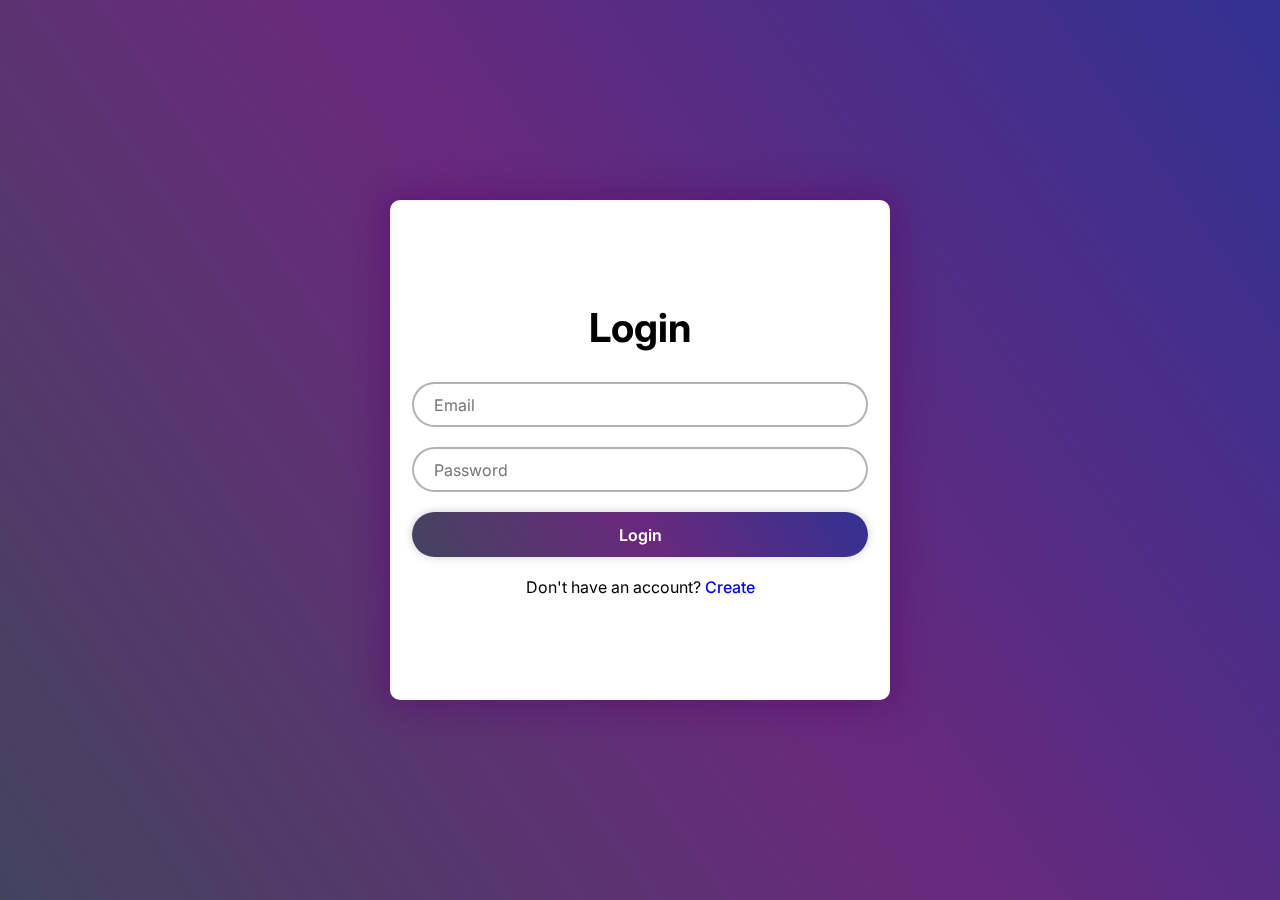
<file: frontend/pages/login.html>
<!DOCTYPE html>
<html lang="en">
  <head>
    <meta charset="UTF-8" />
    <meta name="viewport" content="width=device-width, initial-scale=1.0" />
    <title>Login</title>
    <!-- <link rel="stylesheet" href="../css/styles.css" /> -->
    <link rel="stylesheet" href="../css/login.css">
  </head>
  <body>
    <div class="container-login">
      <div class="login-box">
        <h1>Login</h1>
        <form id="login-form">
          <input type="email" id="login-email" placeholder="Email" />
          <span id="login-email-error" class="error"></span>

          <input type="password" id="login-password" placeholder="Password" />
          <span id="login-password-error" class="error"></span>

          <button type="submit" class="login-btn btn">Login</button>
        </form>
      <div class="login-link">
        <p>Don't have an account? <a href="./signup.html">Create</a></p>
      </div>
      </div>
    </div>
    <script src="../js/login.js"></script>
  </body>
</html>
</file>
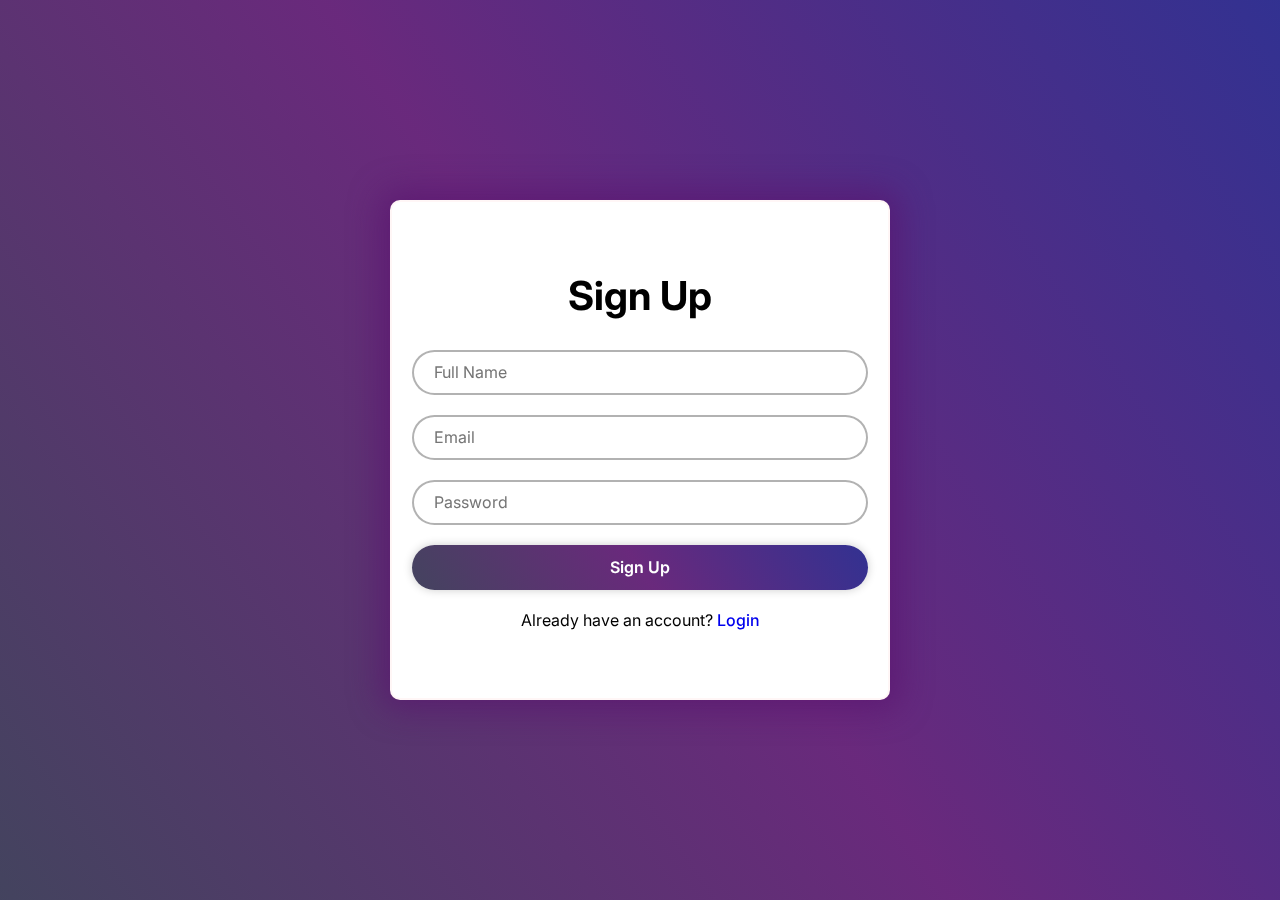
<file: frontend/pages/signup.html>
<!DOCTYPE html>
<html lang="en">
  <head>
    <meta charset="UTF-8" />
    <meta name="viewport" content="width=device-width, initial-scale=1.0" />
    <title>Document</title>
    <!-- <link rel="stylesheet" href="../css/styles.css" /> -->
    <link rel="stylesheet" href="../css/login.css" />
  </head>
  <body>
    <div class="container-login">
      <div class="login-box">
        <h1>Sign Up</h1>
        <form id="signup-form">
          <input type="text" id="signup-name" placeholder="Full Name" />
          <span id="signup-name-error" class="error"></span>

          <input type="email" id="signup-email" placeholder="Email" />
          <span id="signup-email-error" class="error"></span>

          <input type="password" id="signup-password" placeholder="Password" />
          <span id="signup-password-error" class="error"></span>

          <button type="submit">Sign Up</button>
        </form>
        <p>Already have an account? <a href="./login.html">Login</a></p>
      </div>
    </div>
    <script src="../js/signup.js"></script>
  </body>
</html>
</file>
<file: frontend/css/styles.css>
@import url("https://fonts.googleapis.com/css2?family=Inter:ital,opsz,wght@0,14..32,100..900;1,14..32,100..900&display=swap");

:root {
  --live-indicator-shadow: hsla(0, 79%, 63%, 0.5);
  --rich-black-fogra-30: hsl(219, 32%, 10%);
  --rich-black-fogra-29: hsl(222, 25%, 10%);
  --live-indicator: hsl(0, 79%, 63%);
  --oxford-blue-50: hsla(218, 39%, 14%, 0.8);
  --oxford-blue: hsl(218, 39%, 14%);
  --light-azure: hsl(214, 84%, 56%);
  --off-white: hsl(0, 0%, 88%);
  --yellow: hsl(45, 100%, 54%);
  --white: hsl(0, 0%, 100%);
  --azure: hsl(211, 100%, 58%);

  --ff-inter: "Inter", sans-serif;
  --section-heading: 48px;
  --fs-lg: 22px;
  --fs-md: 17px;
  --fs-sm: 14px;
  --fs-xs: 12px;

  --fw-7: 700;
  --fw-6: 600;
  --fw-5: 500;

  --px: 120px;
}

* {
  box-sizing: border-box;
  margin: 0;
  padding: 0;
  font-family: "Inter", sans-serif;
  transition: all 0.5s ease;
}

h1,
h2,
h3,
h4,
h5,
h6 {
  color: var(--white);
}

body {
  background: var(--rich-black-fogra-29);
  color: var(--off-white);
  -webkit-font-smoothing: antiaiased;
}

img {
  display: block;
  width: 100%;
  height: 100%;
  pointer-events: none;
  object-fit: cover;
}

input,
button,
select {
  font: inherit;
  background: none;
  border: none;
  outline: none;
}

button {
  cursor: pointer;
  color: var(--off-white);
}

li {
  list-style: none;
}

a {
  text-decoration: none;
  color: var(--off-white);
  display: block;
}

::-webkit-scrollbar {
  background: transparent;
  border-left: 1px solid var(--oxford-blue);
}

::-webkit-scrollbar-thumb {
  background: var(--light-azure);
  border-radius: 5em;
  border: 3px solid var(--rich-black-fogra-29);
}

header,
nav {
  background: var(--rich-black-fogra-29);
}

#login-btn {
  display: block;
}

.error{
  color: red;
  font-weight: bold;
  margin-bottom: 10px;
}

.navbar,
.banner,
.movies,
.category {
  padding: 0 var(--px);
}

.container {
  max-width: 1440px;
  margin: auto;
}

.navbar {
  height: 100px;
  display: flex;
  align-items: center;
  justify-content: space-between;
}

.navbar-menu-btn {
  display: none;
}

nav {
  margin-right: 200px;
}

.navbar-nav {
  display: flex;
}

.navbar-nav li:not(:last-child) {
  margin-right: 60px;
}

.navbar-link {
  font-size: var(--fs-sm);
  font-weight: var(--fw-5);
}

.navbar-link:hover {
  color: var(--light-azure);
}

.indicator {
  position: relative;
}

.indicator::after {
  content: "";
  background: var(--live-indicator);
  position: absolute;
  top: calc(50%-1px);
  right: -15px;
  width: 4px;
  height: 4px;
  box-shadow: 0 0 0 2px var(--live-indicator-shadow);
  border-radius: 5px;
}

.navbar-actions {
  display: flex;
  align-items: center;
  flex-direction: row;
}

.navbar-form {
  position: relative;
  margin-right: 50px;
}

.navbar-form-search {
  background: var(--oxford-blue);
  width: 100%;
  padding: 12px 20px;
  border-radius: 15px;
  color: var(--off-white);
  font-size: var(--fs-sm);
  font-weight: var(--fw-5);
}

.navbar-form-btn {
  background: var(--oxford-blue);
  position: absolute;
  top: calc(50% - 10px);
  right: 10px;
}

.navbar-form-btn ion-icon,
.navbar-form-btn ion-icon {
  font-size: 20px;
  color: var(--light-azure);
  --ionicon-stroke-width: 50px;
}

.navbar-form-btn:hover ion-icon,
.navbar-form-btn::placeholder {
  color: var(--off-white);
}

.navbar-form-close,
.navbar-search-btn {
  display: none;
}

.navbar-signin {
  display: flex;
  align-items: center;
  font-size: var(--fs-sm);
  /* gap: 10px; */
  display: flex;
  align-items: center;
  justify-content: center;
}

.navbar-signin ion-icon {
  font-size: 22px;
  color: var(--light-azure);
  margin: 0 10px;
  --ionicon-stroke-width: 30px;
}

.navbar-signin:hover span {
  color: var(--light-azure);
}

.banner {
  margin-bottom: 60px;
}

.banner-card {
  position: relative;
  height: 400px;
  overflow: hidden;
  border-radius: 20px;
  cursor: pointer;
}

.banner-img {
  object-position: top;
}

.banner-card:hover .banner-img {
  transform: scale(1.1);
}

.banner-card .card-content {
  position: absolute;
  right: 80px;
  bottom: 60px;
  left: 80px;
}

.banner-card .card-info {
  display: flex;
  align-items: center;
  margin-bottom: 20px;
}

.banner-card .card-info div {
  display: flex;
  align-items: center;
  margin-right: 20px;
}

.banner-card .card-info ion-icon {
  color: var(--azure);
  font-size: 20px;
  margin-right: 5px;
}
.banner-card .card-info span {
  color: var(--white);
  font-weight: var(--fw-6);
}

.banner-card .card-info .quality {
  background: var(--azure);
  padding: 2px 5px;
  border-radius: 5px;
  font-weight: var(--fw-7);
}

.banner-card .card-title {
  font-size: 3em;
  color: var(--white);
  text-shadow: 2px 0 2px #0007;
}

.movies {
  margin-bottom: 60px;
}

.filter-bar {
  display: flex;
  align-items: center;
  justify-content: space-between;
  background-color: var(--oxford-blue);
  padding: 20px 30px;
  border-radius: 20px;
  margin-bottom: 30px;
}

.filter-bar select {
  color: var(--white);
  font-size: var(--fs-sm);
  margin-right: 15px;
  cursor: pointer;
}

.filter-bar option {
  background-color: var(--oxford-blue);
}

.filter-radios {
  position: relative;
  background: var(--rich-black-fogra-29);
  padding: 10px;
  border-radius: 15px;
}

.filter-radios input {
  display: none;
}

.filter-radios label {
  position: relative;
  margin: 0 10px;
  cursor: pointer;
  font-size: var(--fs-sm);
  user-select: none;
  z-index: 10;
}

.filter-radios input:checked + label,
.filter-radios label:hover {
  color: var(--light-azure);
}

input ~ .checked-radio-bg {
  --width: 85px;
  --left: 5px;
  background: var(--oxford-blue);
  position: absolute;
  top: 5px;
  left: var(--left);
  bottom: 5px;
  width: var(--width);
  border-radius: 10px;
}

#populer:checked ~ .checked-radio-bg {
  --width: 73px;
  --left: 90px;
}

#newest:checked ~ .checked-radio-bg {
  --width: 81px;
  --left: 163px;
}

.movies-grid {
  display: grid;
  grid-template-columns: repeat(auto-fit, minmax(140px, 1fr));
  gap: 30px;
  margin-bottom: 60px;
}
.movie-card {
  --scale: 0.8;
  cursor: pointer;
  position: relative;
}

.movie-card .card-head {
  position: relative;
  height: 250px;
  border-radius: 15px;
  margin-bottom: 15px;
  overflow: hidden;
}

.movie-card:hover :is(.bookmark, .rating, .play) {
  --scale: 1;
}

.movie-card:hover .card-img {
  transform: scale(1.1);
}

.movie-card .card-overlay {
  position: absolute;
  inset: 0;
  opacity: 0;
  /* backdrop-filter: blur(5px); */
}

.movie-card:hover .card-overlay {
  opacity: 1;
}

.movie-card .bookmark,
.movie-card .rating {
  position: absolute;
  top: 15px;
  padding: 6px;
  border-radius: 10px;
  color: var(--light-azure);
  transform: scale(var(--scale));
}

.movie-card .bookmark {
  background: var(--oxford-blue);
  left: 15px;
}

.movie-card .bookmark:hover {
  color: var(--yellow);
}

.movie-card .rating {
  display: flex;
  align-items: center;
  right: 15px;
  background: var(--oxford-blue);
}

.movie-card .rating span {
  color: var(--white);
  font-size: 13px;
  font-weight: var(--fw-5);
  margin-left: 5px;
}

.movie-card ion-icon {
  font-size: 16px;
  display: block;
  --ionicon-stroke-width: 50px;
}

.movies-card .play {
  position: absolute;
  top: 50%;
  left: 50%;
  transform: translate(-50%, -50%) scale(var(--scale));
}
.movies-card .play:hover {
  transform: translate(-50%, -50%) scale(1.2); /* Slight zoom on hover */
}

.movies-card .play ion-icon {
  font-size: 60px;
  --ionicon-stroke-widthL: 80px;
}

.movies-card .play ion-icon:hover {
  opacity: 1;
}

.movie-card .card-title {
  font-size: var(--fs-md);
  font-weight: var(--fw-5);
  margin-bottom: 8px;
}

.movie-card:hover .card-title {
  color: var(--light-azure);
}

.movie-card .card-info {
  display: flex;
  font-size: var(--fs-xs);
  font-weight: var(--fw-5);
}

.movie-card .genre {
  margin-right: 8px;
}

.load-more {
  background-color: var(--oxford-blue);
  display: block;
  padding: 20px 50px;
  margin: auto;
  font-size: var(--fs-sm);
  font-weight: var(--fw-5);
  border-radius: 15px;
  color: var(--white);
  cursor: pointer;
  text-transform: uppercase;
}

.load-more:hover {
  background-color: var(--light-azure);
}

.about {
  padding: var(--px);
  background-color: var(--rich-black-fogra-30);
  color: var(--off-white);
}

.about-section {
  display: flex;
  align-items: center;
  justify-content: center;
  gap: 50px;
  max-width: 1200px;
  margin: 0 auto;
}

.about-text {
  flex: 1;
}

.about-text h2 {
  font-size: var(--section-heading);
  font-weight: var(--fw-7);
  color: var(--white);
  margin-bottom: 20px;
  border-bottom: 3px solid var(--live-indicator);
  display: inline-block;
  padding-bottom: 5px;
}

.about-text p {
  font-size: var(--fs-md);
  line-height: 1.6;
  margin-bottom: 15px;
  font-family: var(--ff-inter);
  color: var(--off-white);
}

.about-text ul {
  list-style: none;
  padding: 0;
}

.about-text ul li {
  font-size: var(--fs-md);
  margin-bottom: 10px;
  padding-left: 20px;
  position: relative;
  font-family: var(--ff-inter);
}

.about-text ul li::before {
  content: "";
  position: absolute;
  left: 0;
  color: var(--live-indicator);
}

.about-image {
  flex: 1;
  text-align: center;
}

.about-image img {
  width: 100%;
  max-width: 400px;
  border-radius: 10px;
  box-shadow: 0 8px 16px var(--live-indicator-shadow);
  transition: transform 0.3s ease;
}

.about-image img:hover {
  transform: scale(1.05);
}

.footer {
  background: var(--rich-black-fogra-30);
  padding: 60px var(--px) 40px;
  color: var(--off-white);
  margin-top: 40px;
}

.footer-content {
  display: flex;
  flex-wrap: wrap;
  justify-content: space-between;
  align-items: flex-start;
  border-bottom: 1px solid var(--oxford-blue);
  padding-bottom: 40px;
}

.footer-brand {
  max-width: 250px;
}

.footer-logo {
  width: 120px;
  margin-bottom: 20px;
}

.slogan {
  font-size: var(--fs-md);
  line-height: 1.5;
  margin-bottom: 20px;
  color: var(--off-white);
}

.social-link {
  display: flex;
  gap: 15px;
}

.social-link a {
  display: inline-block;
  font-size: 25px;
  color: var(--white);
  transition: transform 0.3s ease, color 0.3s ease;
}

.social-link a:hover {
  color: var(--light-azure);
  transform: scale(1.1);
}

/* Footer Links */
.footer-links {
  display: flex;
  flex-direction: column;
  gap: 15px;
}

.footer-links ul {
  list-style: none;
  padding: 0;
}

.footer-links .link-item {
  margin-bottom: 10px;
}

.footer-links .link-item a {
  font-size: var(--fs-md);
  color: var(--off-white);
  text-decoration: none;
  transition: color 0.3s ease;
}

.footer-links .link-item a:hover {
  color: var(--yellow);
}

/* Copyright Section */
.footer-copyright {
  display: flex;
  justify-content: space-between;
  align-items: center;
  padding: 20px;
  font-size: var(--fs-sm);
}

.copyright p {
  margin: 0;
  color: var(--off-white);
}

.wrapper a {
  /* margin-left: 20px; */
  color: var(--off-white);
  text-decoration: none;
  font-size: var(--fs-sm);
  transition: color 0.3s ease;
}

.wrapper a:hover {
  color: var(--light-azure);
}

/* Responsive Design */
@media (max-width: 768px) {
  .footer-content {
    flex-direction: column;
    align-items: center;
    text-align: center;
  }

  .footer-brand {
    margin-bottom: 30px;
  }

  .footer-links {
    width: auto;
    align-items: center;
  }

  .footer-copyright {
    flex-direction: column;
    text-align: center;
    gap: 10px;
  }

  .wrapper {
    display: flex;
  }

  .wrapper a {
    margin: 20px 5px;
  }
}
/* Responsive Design */
@media (max-width: 768px) {
  .about-section {
    flex-direction: column;
    gap: 30px;
  }

  .about-text h2 {
    font-size: calc(var(--section-heading) - 12px);
  }

  .about-text ul li {
    font-size: calc(var(--fs-md) - 2px);
  }

  .about-image img {
    max-width: 100%;
  }
}

/* =======================
   Modal (Payment / Ticket)
   ======================= */
.modal {
  position: fixed;
  top: 0; left: 0;
  width: 100%; height: 100%;
  display: flex;
  justify-content: center;
  align-items: center;
  background: rgba(0,0,0,0.7);
  z-index: 2000;
  opacity: 1;
  visibility: visible;
  transition: opacity 0.4s ease, visibility 0.4s ease;
}

.modal.hidden {
  opacity: 0;
  visibility: hidden;
}

.modal-content {
  background: var(--oxford-blue);
  color: var(--off-white);
  padding: 30px;
  border-radius: 20px;
  width: 420px;
  max-width: 90%;
  box-shadow: 0 8px 24px rgba(0,0,0,0.6);
  animation: slideIn 0.3s ease;
}

.modal-content h2, 
.modal-content h3 {
  margin-bottom: 15px;
  color: var(--white);
  font-weight: var(--fw-7);
  text-align: center;
}

#ticket-summary {
  background: var(--rich-black-fogra-30);
  border: 1px solid var(--oxford-blue-50);
  border-radius: 12px;
  padding: 15px;
  margin-bottom: 20px;
  font-size: var(--fs-sm);
  line-height: 1.5;
}

#payment-form {
  display: flex;
  flex-direction: column;
  gap: 15px;
}

#payment-form label {
  font-size: var(--fs-sm);
  font-weight: var(--fw-6);
  color: var(--off-white);
}

#payment-form input {
  padding: 12px;
  border-radius: 10px;
  background: var(--rich-black-fogra-29);
  border: 1px solid var(--oxford-blue-50);
  color: var(--white);
  font-size: var(--fs-sm);
}

#payment-form input:focus {
  border-color: var(--light-azure);
  box-shadow: 0 0 8px var(--light-azure);
}

#payment-form button {
  padding: 12px;
  border-radius: 12px;
  font-size: var(--fs-sm);
  font-weight: var(--fw-6);
  text-transform: uppercase;
  letter-spacing: 0.5px;
  transition: background 0.3s ease, transform 0.2s ease;
}

#payment-form button[type="submit"] {
  background: var(--light-azure);
  color: var(--white);
}

#payment-form button[type="submit"]:hover {
  background: var(--azure);
  transform: scale(1.05);
}

#cancel-payment {
  background: var(--oxford-blue);
  color: var(--off-white);
}

#cancel-payment:hover {
  background: var(--live-indicator);
  transform: scale(1.05);
}

/* Slide-in animation */
@keyframes slideIn {
  from {
    transform: translateY(-20px);
    opacity: 0;
  }
  to {
    transform: translateY(0);
    opacity: 1;
  }
}
</file>
<file: frontend/css/login.css>
@import url("https://fonts.googleapis.com/css2?family=Inter:ital,opsz,wght@0,14..32,100..900;1,14..32,100..900&display=swap");

* {
  margin: 0;
  padding: 0;
  box-sizing: border-box;
  font-family: "Inter", sans-serif;
  transition: all 0.5s ease;
}

.error {
  color: red;
  margin-bottom: 10px;
}

body {
  width: 100vw;
  height: 100vh;
  display: flex;
  align-items: center;
  justify-content: center;
  background: rgb(47, 47, 77);
  background: linear-gradient(
    55deg,
    rgba(47, 47, 77, 0.9),
    rgba(89, 18, 110, 0.9),
    rgba(28, 27, 133, 0.9)
  );
}

.container-login {
  height: 500px;
  width: 500px;
  background-color: white;
  display: flex;
  justify-content: center;
  align-items: center;
  margin: 20px;
  padding: 20px;
  text-align: center;
  border-radius: 10px;
  border: 2px solid rgba(255, 225, 225, 0.3);
  backdrop-filter: blur(80px);
  -webkit-backdrop-filter: blur(80px); 
  box-shadow: 0 0 30px 10px rgba(89, 18, 110, 0.6);
}

.login-box input {
  width: 100%;
  height: 45px;
  outline: none;
  border: 2px solid rgba(0, 0, 0, 0.3);
  font-size: 16px;
  padding: 20px 45px 20px 20px;
  border-radius: 40px;
  margin: 10px 0;
}

h1 {
  font-size: 40px;
  margin-bottom: 20px;
}

button {
  width: 100%;
  height: 45px;
  margin: 10px 0;
  border: none;
  outline: none;
  font-size: 16px;
  font-weight: 600;
  box-shadow: 0 0 10px rgba(0, 0, 0, 0.2);
  cursor: pointer;
  border-radius: 40px;
  background: rgb(47, 47, 77);
  background: linear-gradient(
    55deg,
    rgba(47, 47, 77, 0.9),
    /* ✅ Reduced opacity */ rgba(89, 18, 110, 0.9),
    /* ✅ Reduced opacity */ rgba(28, 27, 133, 0.9)
  );
  color: white;
}

p {
  font-size: 16px;
  font-weight: 400;
  margin-top: 10px;
}

a {
  text-decoration: none;
  font-size: 16px;
  font-weight: 500;
  margin-top: 10px;
}

.login-box {
  position: relative;
  z-index: 20;
}
</file>
